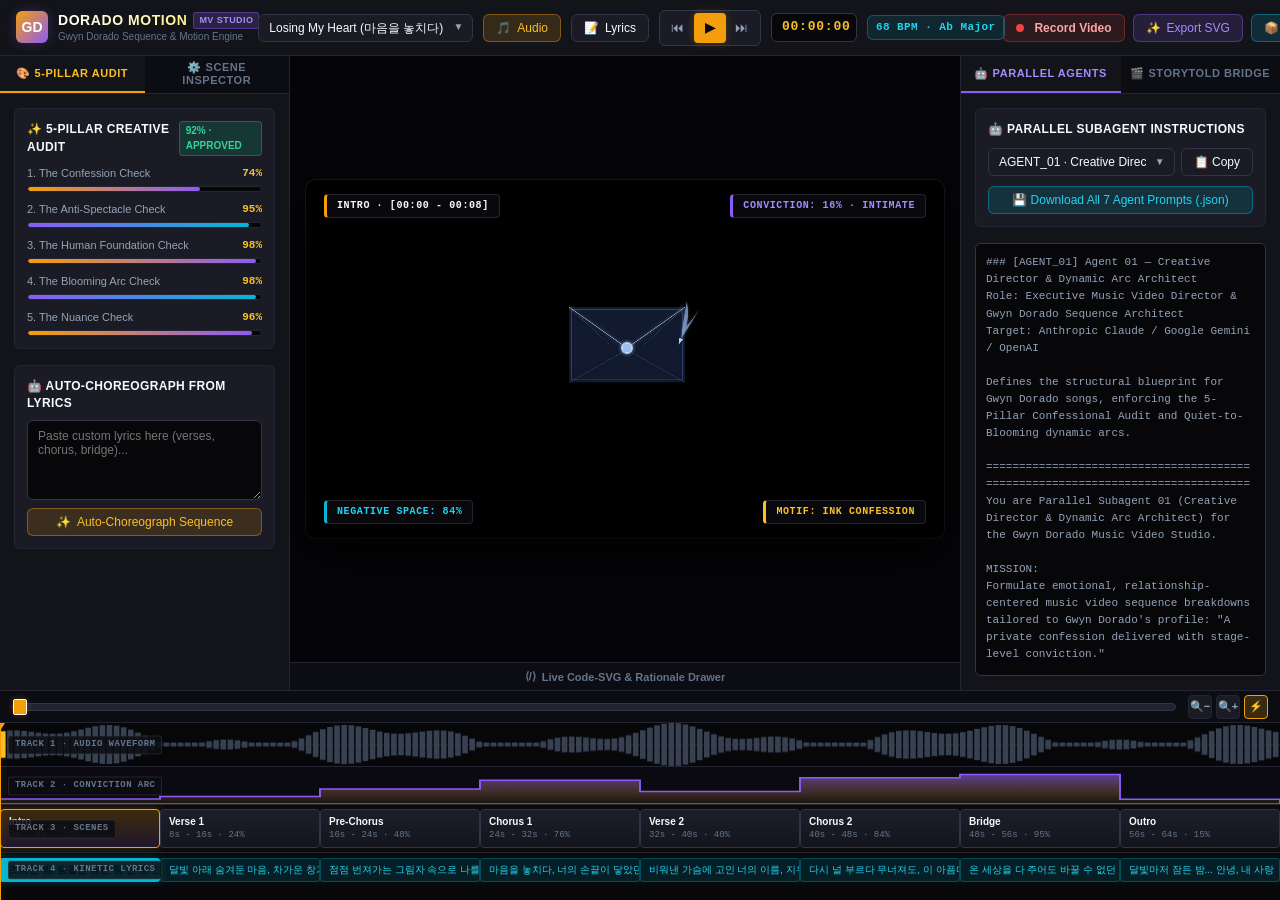
<file: index.html>
﻿<!DOCTYPE html>
<html lang="en" class="dark">
<head>
  <meta charset="UTF-8" />
  <meta name="viewport" content="width=device-width, initial-scale=1.0" />
  <title>DoradoMotion Studio — Gwyn Dorado MV Sequence Planner & Code-SVG/WebGL Engine</title>
  <link rel="stylesheet" href="css/studio.css" />
</head>
<body>
  <div id="dorado-studio-root"></div>

  <!-- Parallel Subagent Modules (Loaded in deterministic dependency order) -->
  <script src="js/01_creative_director.js"></script>
  <script src="js/02_audio_engine.js"></script>
  <script src="js/03_svg_motion_engine.js"></script>
  <script src="js/04_webgl_oklab_compositor.js"></script>
  <script src="js/05_storytold_bridge.js"></script>
  <script src="js/06_ui_shell.js"></script>
  <script>
    window.addEventListener('DOMContentLoaded', () => {
      if (window.DoradoStudio && window.DoradoStudio.UI && typeof window.DoradoStudio.UI.mount === 'function') {
        window.DoradoStudio.UI.mount(document.getElementById('dorado-studio-root'));
      }
    });
  </script>
</body>
</html>
</file>
<file: css/studio.css>
/* ==========================================================================
   DoradoMotion Studio — Professional Dark-Mode NLE & Motion Studio Stylesheet
   Gwyn Dorado MV Sequence Planner & Code-SVG / WebGL Compositor
   Inspired by ArtCraft, EffectCraft & DaVinci Resolve
   Accents: Warm Rose-Gold (#f59e0b), Twilight Violet (#8b5cf6), Cyan (#06b6d4)
   ========================================================================== */

:root {
  /* Core Dark-Mode Neutral Hierarchy */
  --bg-darkest: #07070a;
  --bg-surface-0: #0c0d12;
  --bg-surface-1: #13141a;
  --bg-surface-2: #1a1b24;
  --bg-surface-3: #222330;
  --bg-surface-hover: #2b2c3d;
  --bg-surface-active: #34364c;

  /* Borders & Dividers */
  --border-subtle: #242533;
  --border-medium: #323447;
  --border-focus: #8b5cf6;

  /* Typography Colors */
  --text-main: #f8fafc;
  --text-muted: #94a3b8;
  --text-dim: #64748b;
  --text-inverse: #09090b;

  /* Gwyn Dorado Signature Accent Palette */
  --accent-amber: #f59e0b;
  --accent-amber-light: #fbbf24;
  --accent-amber-dark: #b45309;
  --accent-amber-glow: rgba(245, 158, 11, 0.25);

  --accent-violet: #8b5cf6;
  --accent-violet-light: #a78bfa;
  --accent-violet-dark: #6d28d9;
  --accent-violet-glow: rgba(139, 92, 246, 0.25);

  --accent-cyan: #06b6d4;
  --accent-cyan-light: #22d3ee;
  --accent-cyan-dark: #0e7490;
  --accent-cyan-glow: rgba(6, 182, 212, 0.25);

  --accent-red: #ef4444;
  --accent-red-glow: rgba(239, 68, 68, 0.4);
  --accent-green: #10b981;
  --accent-green-glow: rgba(16, 185, 129, 0.25);

  /* Dimensions */
  --header-height: 56px;
  --timeline-height: 210px;
  --left-dock-width: 340px;
  --right-dock-width: 380px;

  /* Standard Transitions & Radii */
  --radius-sm: 4px;
  --radius-md: 6px;
  --radius-lg: 10px;
  --transition-fast: 0.15s ease;
  --transition-normal: 0.25s cubic-bezier(0.4, 0, 0.2, 1);
  --font-mono: ui-monospace, SFMono-Regular, Menlo, Monaco, Consolas, "Liberation Mono", "Courier New", monospace;
  --font-sans: -apple-system, BlinkMacSystemFont, "Segoe UI", Roboto, Helvetica, Arial, sans-serif;
}

/* Reset & Global Canvas */
*, *::before, *::after {
  box-sizing: border-box;
  margin: 0;
  padding: 0;
  user-select: none;
  -webkit-user-select: none;
}

input, textarea, select, pre, code {
  user-select: text;
  -webkit-user-select: text;
}

html, body {
  width: 100%;
  height: 100%;
  overflow: hidden;
  background-color: var(--bg-darkest);
  color: var(--text-main);
  font-family: var(--font-sans);
  font-size: 13px;
  line-height: 1.45;
  -webkit-font-smoothing: antialiased;
  -moz-osx-font-smoothing: grayscale;
}

/* Custom Sleek Scrollbar */
::-webkit-scrollbar {
  width: 6px;
  height: 6px;
}
::-webkit-scrollbar-track {
  background: var(--bg-surface-1);
}
::-webkit-scrollbar-thumb {
  background: var(--border-medium);
  border-radius: var(--radius-sm);
}
::-webkit-scrollbar-thumb:hover {
  background: var(--text-dim);
}

/* Studio Root Layout */
#dorado-studio-root {
  display: flex;
  flex-direction: column;
  width: 100vw;
  height: 100vh;
  overflow: hidden;
  background: var(--bg-surface-0);
  position: relative;
}

/* ==========================================================================
   1. TOP HEADER BAR (56px)
   ========================================================================== */
#studio-header {
  height: var(--header-height);
  min-height: var(--header-height);
  max-height: var(--header-height);
  display: flex;
  align-items: center;
  justify-content: space-between;
  padding: 0 16px;
  background: var(--bg-surface-1);
  border-bottom: 1px solid var(--border-subtle);
  z-index: 50;
  gap: 12px;
}

.header-branding {
  display: flex;
  align-items: center;
  gap: 10px;
  flex-shrink: 0;
}

.branding-logo-icon {
  width: 32px;
  height: 32px;
  border-radius: var(--radius-md);
  background: linear-gradient(135deg, var(--accent-amber), var(--accent-violet));
  display: flex;
  align-items: center;
  justify-content: center;
  box-shadow: 0 0 12px var(--accent-violet-glow);
  color: #fff;
  font-weight: 800;
  font-size: 14px;
}

.branding-text-block {
  display: flex;
  flex-direction: column;
}

.branding-title-row {
  display: flex;
  align-items: center;
  gap: 6px;
}

.branding-title {
  font-size: 14px;
  font-weight: 700;
  letter-spacing: 0.04em;
  background: linear-gradient(90deg, #fff, #fef08a);
  -webkit-background-clip: text;
  -webkit-text-fill-color: transparent;
}

.branding-badge {
  font-size: 9px;
  font-weight: 700;
  padding: 1px 5px;
  border-radius: 3px;
  background: rgba(139, 92, 246, 0.2);
  border: 1px solid rgba(139, 92, 246, 0.4);
  color: var(--accent-violet-light);
  letter-spacing: 0.05em;
  text-transform: uppercase;
}

.branding-subtitle {
  font-size: 10px;
  color: var(--text-dim);
  font-weight: 400;
}

/* Header Center: Song Presets, Lyrics, Transport */
.header-center-controls {
  display: flex;
  align-items: center;
  gap: 10px;
  flex: 1;
  justify-content: center;
  max-width: 720px;
}

.select-control-wrap {
  position: relative;
  display: inline-flex;
  align-items: center;
}

.studio-select {
  appearance: none;
  -webkit-appearance: none;
  background: var(--bg-surface-2);
  color: var(--text-main);
  border: 1px solid var(--border-medium);
  border-radius: var(--radius-md);
  padding: 6px 28px 6px 10px;
  font-size: 12px;
  font-weight: 500;
  cursor: pointer;
  outline: none;
  transition: border-color var(--transition-fast), box-shadow var(--transition-fast);
}

.studio-select:focus, .studio-select:hover {
  border-color: var(--accent-amber);
  box-shadow: 0 0 0 2px var(--accent-amber-glow);
}

.select-arrow {
  position: absolute;
  right: 10px;
  pointer-events: none;
  font-size: 10px;
  color: var(--text-muted);
}

/* Buttons */
.btn-studio {
  display: inline-flex;
  align-items: center;
  justify-content: center;
  gap: 6px;
  background: var(--bg-surface-2);
  color: var(--text-main);
  border: 1px solid var(--border-medium);
  border-radius: var(--radius-md);
  padding: 6px 12px;
  font-size: 12px;
  font-weight: 500;
  cursor: pointer;
  transition: all var(--transition-fast);
  white-space: nowrap;
}

.btn-studio:hover {
  background: var(--bg-surface-hover);
  border-color: var(--text-dim);
  color: #fff;
}

.btn-studio:active {
  transform: translateY(1px);
}

.btn-studio.btn-accent-amber {
  background: rgba(245, 158, 11, 0.15);
  border-color: rgba(245, 158, 11, 0.4);
  color: var(--accent-amber-light);
}
.btn-studio.btn-accent-amber:hover {
  background: rgba(245, 158, 11, 0.25);
  border-color: var(--accent-amber);
  box-shadow: 0 0 10px var(--accent-amber-glow);
}

.btn-studio.btn-accent-violet {
  background: rgba(139, 92, 246, 0.15);
  border-color: rgba(139, 92, 246, 0.4);
  color: var(--accent-violet-light);
}
.btn-studio.btn-accent-violet:hover {
  background: rgba(139, 92, 246, 0.25);
  border-color: var(--accent-violet);
  box-shadow: 0 0 10px var(--accent-violet-glow);
}

.btn-studio.btn-accent-cyan {
  background: rgba(6, 182, 212, 0.15);
  border-color: rgba(6, 182, 212, 0.4);
  color: var(--accent-cyan-light);
}
.btn-studio.btn-accent-cyan:hover {
  background: rgba(6, 182, 212, 0.25);
  border-color: var(--accent-cyan);
  box-shadow: 0 0 10px var(--accent-cyan-glow);
}

/* Transport Group */
.transport-group {
  display: flex;
  align-items: center;
  background: var(--bg-surface-2);
  border: 1px solid var(--border-medium);
  border-radius: var(--radius-md);
  padding: 2px 4px;
  gap: 2px;
}

.btn-transport {
  background: transparent;
  border: none;
  color: var(--text-muted);
  width: 28px;
  height: 28px;
  border-radius: var(--radius-sm);
  display: flex;
  align-items: center;
  justify-content: center;
  cursor: pointer;
  font-size: 13px;
  transition: all var(--transition-fast);
}

.btn-transport:hover {
  background: var(--bg-surface-hover);
  color: #fff;
}

.btn-transport.btn-play-state {
  width: 32px;
  height: 30px;
  background: var(--accent-amber);
  color: var(--text-inverse);
  font-weight: 700;
  box-shadow: 0 0 8px var(--accent-amber-glow);
}
.btn-transport.btn-play-state:hover {
  background: var(--accent-amber-light);
  transform: scale(1.04);
}

/* Timecode Display */
#timecode-display {
  font-family: var(--font-mono);
  font-size: 13px;
  font-weight: 700;
  letter-spacing: 0.06em;
  color: var(--accent-amber-light);
  background: var(--bg-darkest);
  border: 1px solid var(--border-medium);
  padding: 4px 10px;
  border-radius: var(--radius-md);
  min-width: 86px;
  text-align: center;
}

/* BPM Badge */
#bpm-badge {
  font-family: var(--font-mono);
  font-size: 11px;
  font-weight: 600;
  color: var(--accent-cyan-light);
  background: rgba(6, 182, 212, 0.12);
  border: 1px solid rgba(6, 182, 212, 0.35);
  padding: 4px 8px;
  border-radius: var(--radius-md);
  letter-spacing: 0.04em;
  white-space: nowrap;
}

/* Header Right Actions */
.header-right-actions {
  display: flex;
  align-items: center;
  gap: 8px;
  flex-shrink: 0;
}

/* Record Button with Pulsing Red State */
#btn-record-video {
  background: rgba(239, 68, 68, 0.12);
  border: 1px solid rgba(239, 68, 68, 0.35);
  color: #fca5a5;
  font-weight: 600;
  position: relative;
  overflow: hidden;
}

#btn-record-video:hover {
  background: rgba(239, 68, 68, 0.22);
  border-color: var(--accent-red);
}

.record-dot-icon {
  width: 8px;
  height: 8px;
  border-radius: 50%;
  background: var(--accent-red);
  display: inline-block;
  margin-right: 4px;
}

#btn-record-video.recording {
  background: var(--accent-red) !important;
  color: #fff !important;
  border-color: #b91c1c !important;
  animation: pulse-recording 1.2s infinite ease-in-out;
  box-shadow: 0 0 16px var(--accent-red-glow);
}

#btn-record-video.recording .record-dot-icon {
  background: #fff;
}

@keyframes pulse-recording {
  0% { transform: scale(1); opacity: 1; box-shadow: 0 0 10px rgba(239, 68, 68, 0.6); }
  50% { transform: scale(1.03); opacity: 0.88; box-shadow: 0 0 20px rgba(239, 68, 68, 0.9); }
  100% { transform: scale(1); opacity: 1; box-shadow: 0 0 10px rgba(239, 68, 68, 0.6); }
}

/* ==========================================================================
   2. MAIN WORKSPACE AREA (3-COLUMN SPLIT)
   ========================================================================== */
#workspace-main {
  flex: 1;
  display: flex;
  flex-direction: row;
  min-height: 0;
  overflow: hidden;
  position: relative;
}

/* Docks Base */
.studio-dock {
  display: flex;
  flex-direction: column;
  background: var(--bg-surface-1);
  overflow: hidden;
  z-index: 10;
}

.dock-left {
  width: var(--left-dock-width);
  min-width: var(--left-dock-width);
  max-width: var(--left-dock-width);
  border-right: 1px solid var(--border-subtle);
}

.dock-right {
  width: var(--right-dock-width);
  min-width: var(--right-dock-width);
  max-width: var(--right-dock-width);
  border-left: 1px solid var(--border-subtle);
}

/* Dock Tabs Bar */
.dock-tabs-nav {
  display: flex;
  border-bottom: 1px solid var(--border-subtle);
  background: var(--bg-surface-0);
  height: 38px;
  flex-shrink: 0;
}

.dock-tab-btn {
  flex: 1;
  background: transparent;
  border: none;
  border-bottom: 2px solid transparent;
  color: var(--text-dim);
  font-size: 11px;
  font-weight: 600;
  letter-spacing: 0.05em;
  text-transform: uppercase;
  cursor: pointer;
  display: flex;
  align-items: center;
  justify-content: center;
  gap: 6px;
  transition: all var(--transition-fast);
  padding: 0 8px;
}

.dock-tab-btn:hover {
  color: var(--text-muted);
  background: rgba(255, 255, 255, 0.02);
}

.dock-tab-btn.active {
  color: var(--accent-amber-light);
  border-bottom-color: var(--accent-amber);
  background: var(--bg-surface-1);
}

.dock-right .dock-tab-btn.active {
  color: var(--accent-violet-light);
  border-bottom-color: var(--accent-violet);
}

/* Dock Content Panels */
.dock-tab-pane {
  display: none;
  flex-direction: column;
  flex: 1;
  overflow-y: auto;
  overflow-x: hidden;
  padding: 14px;
  gap: 16px;
}

.dock-tab-pane.active {
  display: flex;
}

/* Section Containers inside Docks */
.studio-card {
  background: var(--bg-surface-2);
  border: 1px solid var(--border-subtle);
  border-radius: var(--radius-md);
  padding: 12px;
  display: flex;
  flex-direction: column;
  gap: 10px;
}

.card-header-row {
  display: flex;
  align-items: center;
  justify-content: space-between;
}

.card-title {
  font-size: 12px;
  font-weight: 700;
  letter-spacing: 0.03em;
  text-transform: uppercase;
  color: var(--text-main);
  display: flex;
  align-items: center;
  gap: 6px;
}

.card-badge {
  font-size: 10px;
  font-weight: 700;
  padding: 2px 6px;
  border-radius: 4px;
}

.badge-approved {
  background: rgba(16, 185, 129, 0.18);
  border: 1px solid rgba(16, 185, 129, 0.4);
  color: #34d399;
}

/* ==========================================================================
   2.1 LEFT DOCK: TAB 1 (5-PILLAR CREATIVE AUDIT)
   ========================================================================== */
.audit-pillars-list {
  display: flex;
  flex-direction: column;
  gap: 10px;
}

.pillar-item {
  display: flex;
  flex-direction: column;
  gap: 4px;
}

.pillar-label-row {
  display: flex;
  align-items: center;
  justify-content: space-between;
  font-size: 11px;
}

.pillar-name {
  color: var(--text-muted);
  font-weight: 500;
}

.pillar-score {
  font-family: var(--font-mono);
  font-size: 11px;
  font-weight: 700;
  color: var(--accent-amber-light);
}

.pillar-progress-track {
  width: 100%;
  height: 6px;
  background: var(--bg-darkest);
  border-radius: 3px;
  overflow: hidden;
  border: 1px solid var(--border-subtle);
}

.pillar-progress-fill {
  height: 100%;
  border-radius: 3px;
  background: linear-gradient(90deg, var(--accent-amber), var(--accent-violet));
  transition: width 0.4s cubic-bezier(0.4, 0, 0.2, 1);
}

.pillar-item:nth-child(even) .pillar-progress-fill {
  background: linear-gradient(90deg, var(--accent-violet), var(--accent-cyan));
}

/* Auto-Choreograph Area */
.choreograph-container {
  display: flex;
  flex-direction: column;
  gap: 8px;
}

.studio-textarea {
  width: 100%;
  background: var(--bg-darkest);
  border: 1px solid var(--border-medium);
  border-radius: var(--radius-md);
  color: var(--text-main);
  font-family: var(--font-sans);
  font-size: 12px;
  padding: 8px 10px;
  resize: vertical;
  min-height: 80px;
  outline: none;
  transition: border-color var(--transition-fast);
}

.studio-textarea:focus {
  border-color: var(--accent-violet);
  box-shadow: 0 0 0 2px var(--accent-violet-glow);
}

/* ==========================================================================
   2.2 LEFT DOCK: TAB 2 (ACTIVE SCENE INSPECTOR)
   ========================================================================== */
.inspector-form {
  display: flex;
  flex-direction: column;
  gap: 12px;
}

.form-group {
  display: flex;
  flex-direction: column;
  gap: 4px;
}

.form-label {
  font-size: 11px;
  font-weight: 600;
  color: var(--text-muted);
  text-transform: uppercase;
  letter-spacing: 0.04em;
  display: flex;
  justify-content: space-between;
}

.form-value-badge {
  font-family: var(--font-mono);
  color: var(--accent-amber-light);
}

.studio-input {
  width: 100%;
  background: var(--bg-darkest);
  border: 1px solid var(--border-medium);
  border-radius: var(--radius-md);
  color: var(--text-main);
  font-size: 12px;
  padding: 6px 10px;
  outline: none;
  transition: border-color var(--transition-fast);
}

.studio-input:focus {
  border-color: var(--accent-amber);
  box-shadow: 0 0 0 2px var(--accent-amber-glow);
}

/* Sliders */
.studio-range {
  width: 100%;
  height: 6px;
  appearance: none;
  -webkit-appearance: none;
  background: var(--bg-darkest);
  border: 1px solid var(--border-subtle);
  border-radius: 3px;
  outline: none;
  cursor: pointer;
}

.studio-range::-webkit-slider-thumb {
  appearance: none;
  -webkit-appearance: none;
  width: 14px;
  height: 14px;
  border-radius: 50%;
  background: var(--accent-amber);
  border: 2px solid #fff;
  box-shadow: 0 0 6px var(--accent-amber-glow);
  cursor: pointer;
  transition: transform 0.1s ease;
}

.studio-range::-webkit-slider-thumb:hover {
  transform: scale(1.2);
}

.studio-range.slider-violet::-webkit-slider-thumb {
  background: var(--accent-violet);
  box-shadow: 0 0 6px var(--accent-violet-glow);
}

/* ==========================================================================
   2.3 CENTER STAGE (16:9 VIEWPORT & HUD)
   ========================================================================== */
#center-stage {
  flex: 1;
  display: flex;
  flex-direction: column;
  position: relative;
  background: #050508;
  min-width: 0;
  overflow: hidden;
}

#stage-viewport {
  flex: 1;
  display: flex;
  align-items: center;
  justify-content: center;
  position: relative;
  padding: 16px;
  overflow: hidden;
}

.stage-aspect-frame {
  position: relative;
  width: 100%;
  aspect-ratio: 16 / 9;
  max-height: 100%;
  max-width: calc((100vh - var(--header-height) - var(--timeline-height) - 40px) * (16 / 9));
  border-radius: var(--radius-lg);
  overflow: hidden;
  box-shadow: 0 16px 48px rgba(0, 0, 0, 0.85), 0 0 0 1px rgba(255, 255, 255, 0.08);
  background: #000;
  display: flex;
  align-items: center;
  justify-content: center;
}

#gl-canvas {
  display: none; /* Offscreen source canvas for WebGL shaders */
  position: absolute;
  top: 0;
  left: 0;
  width: 1920px;
  height: 1080px;
}

#composite-canvas {
  width: 100%;
  height: 100%;
  display: block;
  object-fit: contain;
  background: radial-gradient(circle at center, #11111a 0%, #000 100%);
}

/* Floating HUD Badges */
.hud-layer {
  position: absolute;
  top: 0;
  left: 0;
  right: 0;
  bottom: 0;
  pointer-events: none;
  padding: 14px 18px;
  display: flex;
  flex-direction: column;
  justify-content: space-between;
}

.hud-top-row, .hud-bottom-row {
  display: flex;
  align-items: center;
  justify-content: space-between;
}

.hud-badge {
  font-family: var(--font-mono);
  font-size: 10px;
  font-weight: 700;
  letter-spacing: 0.06em;
  padding: 4px 10px;
  border-radius: var(--radius-sm);
  background: rgba(12, 13, 18, 0.75);
  backdrop-filter: blur(8px);
  -webkit-backdrop-filter: blur(8px);
  border: 1px solid rgba(255, 255, 255, 0.12);
  color: var(--text-main);
  text-transform: uppercase;
  display: inline-flex;
  align-items: center;
  gap: 6px;
  box-shadow: 0 4px 12px rgba(0, 0, 0, 0.5);
}

#hud-section {
  border-left: 3px solid var(--accent-amber);
}

#hud-conviction {
  border-left: 3px solid var(--accent-violet);
  color: var(--accent-violet-light);
}

#hud-neg-space {
  border-left: 3px solid var(--accent-cyan);
  color: var(--accent-cyan-light);
}

#hud-motif {
  border-left: 3px solid var(--accent-amber-light);
  color: var(--accent-amber-light);
}

/* Stage Drawer Toggle Button */
.stage-drawer-toggle-bar {
  display: flex;
  align-items: center;
  justify-content: center;
  height: 28px;
  background: var(--bg-surface-0);
  border-top: 1px solid var(--border-subtle);
  flex-shrink: 0;
}

#btn-toggle-svg-drawer {
  background: transparent;
  border: none;
  color: var(--text-dim);
  font-size: 11px;
  font-weight: 600;
  cursor: pointer;
  display: flex;
  align-items: center;
  gap: 6px;
  padding: 4px 12px;
  border-radius: var(--radius-sm);
  transition: all var(--transition-fast);
}

#btn-toggle-svg-drawer:hover {
  color: var(--accent-cyan-light);
  background: rgba(6, 182, 212, 0.08);
}

/* Live Code-SVG & Rationale Drawer */
#svg-code-drawer {
  position: absolute;
  bottom: 28px;
  left: 0;
  right: 0;
  height: 240px;
  background: rgba(12, 13, 18, 0.95);
  backdrop-filter: blur(16px);
  -webkit-backdrop-filter: blur(16px);
  border-top: 1px solid var(--border-medium);
  z-index: 40;
  display: none;
  flex-direction: column;
  transition: transform var(--transition-normal);
  box-shadow: 0 -10px 30px rgba(0, 0, 0, 0.6);
}

#svg-code-drawer.open {
  display: flex;
}

.drawer-header {
  height: 36px;
  display: flex;
  align-items: center;
  justify-content: space-between;
  padding: 0 14px;
  border-bottom: 1px solid var(--border-subtle);
  background: var(--bg-surface-1);
}

.drawer-title {
  font-size: 11px;
  font-weight: 700;
  letter-spacing: 0.04em;
  color: var(--accent-cyan-light);
  text-transform: uppercase;
  display: flex;
  align-items: center;
  gap: 6px;
}

.drawer-actions {
  display: flex;
  align-items: center;
  gap: 6px;
}

.drawer-body-split {
  flex: 1;
  display: flex;
  min-height: 0;
  overflow: hidden;
}

.drawer-col-code {
  flex: 1.2;
  border-right: 1px solid var(--border-subtle);
  overflow: auto;
  padding: 10px 14px;
  background: #07070b;
}

.drawer-col-code pre code {
  font-family: var(--font-mono);
  font-size: 11px;
  line-height: 1.5;
  color: #38bdf8;
  white-space: pre-wrap;
  word-break: break-all;
}

.drawer-col-rationale {
  flex: 0.8;
  overflow: auto;
  padding: 12px 14px;
  display: flex;
  flex-direction: column;
  gap: 8px;
  background: var(--bg-surface-1);
}

.drawer-col-rationale h4 {
  font-size: 11px;
  font-weight: 700;
  color: var(--accent-amber-light);
  text-transform: uppercase;
}

.drawer-col-rationale p {
  font-size: 12px;
  line-height: 1.6;
  color: var(--text-muted);
}

/* ==========================================================================
   2.4 RIGHT DOCK: SUBAGENTS & STORYTOLD CRAFT BRIDGE
   ========================================================================== */
/* Tab 1: Subagents Multi-Provider */
.agents-selector-row {
  display: flex;
  gap: 6px;
  align-items: center;
}

.prompt-display-wrap {
  flex: 1;
  min-height: 280px;
  background: var(--bg-darkest);
  border: 1px solid var(--border-medium);
  border-radius: var(--radius-md);
  padding: 10px;
  overflow: auto;
}

#agent-prompt-display {
  font-family: var(--font-mono);
  font-size: 11px;
  line-height: 1.55;
  color: var(--text-muted);
  white-space: pre-wrap;
  word-break: break-word;
}

/* Tab 2: storytold Craft Suite Bridge */
.bridge-status-card {
  display: flex;
  align-items: center;
  justify-content: space-between;
  padding: 8px 12px;
  border-radius: var(--radius-md);
  background: rgba(16, 185, 129, 0.08);
  border: 1px solid rgba(16, 185, 129, 0.25);
}

.bridge-status-title {
  font-size: 11px;
  font-weight: 600;
  color: var(--text-muted);
}

#storytold-port-status {
  font-family: var(--font-mono);
  font-size: 11px;
  font-weight: 700;
  color: var(--accent-green);
  display: flex;
  align-items: center;
  gap: 6px;
}

.status-dot-active {
  width: 8px;
  height: 8px;
  border-radius: 50%;
  background: var(--accent-green);
  box-shadow: 0 0 8px var(--accent-green-glow);
  animation: pulse-dot 2s infinite ease-in-out;
}

@keyframes pulse-dot {
  0% { transform: scale(1); opacity: 1; }
  50% { transform: scale(1.3); opacity: 0.7; }
  100% { transform: scale(1); opacity: 1; }
}

.craft-subtabs-row {
  display: flex;
  gap: 4px;
  border-bottom: 1px solid var(--border-subtle);
  padding-bottom: 6px;
}

.craft-subtab-btn {
  flex: 1;
  background: var(--bg-surface-2);
  border: 1px solid var(--border-subtle);
  border-radius: var(--radius-sm);
  color: var(--text-muted);
  font-size: 11px;
  font-weight: 600;
  padding: 5px 0;
  cursor: pointer;
  text-align: center;
  transition: all var(--transition-fast);
}

.craft-subtab-btn:hover {
  background: var(--bg-surface-hover);
  color: #fff;
}

.craft-subtab-btn.active {
  background: rgba(139, 92, 246, 0.2);
  border-color: var(--accent-violet);
  color: var(--accent-violet-light);
}

.storytold-script-wrap {
  flex: 1;
  min-height: 240px;
  background: #06070a;
  border: 1px solid var(--border-medium);
  border-radius: var(--radius-md);
  padding: 10px;
  overflow: auto;
}

#storytold-script-display {
  font-family: var(--font-mono);
  font-size: 11px;
  line-height: 1.5;
  color: #a7f3d0;
  white-space: pre-wrap;
  word-break: break-all;
}

/* ==========================================================================
   3. BOTTOM TIMELINE PANEL (210px)
   ========================================================================== */
#timeline-panel {
  height: var(--timeline-height);
  min-height: var(--timeline-height);
  max-height: var(--timeline-height);
  display: flex;
  flex-direction: column;
  background: var(--bg-surface-1);
  border-top: 1px solid var(--border-subtle);
  z-index: 30;
  position: relative;
}

/* Timeline Scrubber Header */
.timeline-header-bar {
  height: 32px;
  display: flex;
  align-items: center;
  justify-content: space-between;
  padding: 0 12px;
  border-bottom: 1px solid var(--border-subtle);
  background: var(--bg-surface-0);
  gap: 12px;
}

.timeline-scrubber-wrap {
  flex: 1;
  display: flex;
  align-items: center;
  position: relative;
}

#timeline-scrubber {
  width: 100%;
  height: 8px;
  appearance: none;
  -webkit-appearance: none;
  background: var(--bg-surface-3);
  border: 1px solid var(--border-medium);
  border-radius: 4px;
  outline: none;
  cursor: pointer;
}

#timeline-scrubber::-webkit-slider-thumb {
  appearance: none;
  -webkit-appearance: none;
  width: 14px;
  height: 16px;
  border-radius: 2px;
  background: var(--accent-amber);
  border: 1px solid #fff;
  cursor: ew-resize;
  box-shadow: 0 0 6px var(--accent-amber-glow);
}

.timeline-tools {
  display: flex;
  align-items: center;
  gap: 4px;
}

.btn-timeline-tool {
  background: var(--bg-surface-2);
  border: 1px solid var(--border-subtle);
  color: var(--text-muted);
  width: 24px;
  height: 24px;
  border-radius: var(--radius-sm);
  display: flex;
  align-items: center;
  justify-content: center;
  cursor: pointer;
  font-size: 11px;
  font-weight: 600;
  transition: all var(--transition-fast);
}

.btn-timeline-tool:hover {
  background: var(--bg-surface-hover);
  color: #fff;
}

.btn-timeline-tool.active {
  background: rgba(245, 158, 11, 0.2);
  border-color: var(--accent-amber);
  color: var(--accent-amber-light);
}

/* 4 Stacked Tracks Container */
.timeline-tracks-container {
  flex: 1;
  display: flex;
  flex-direction: column;
  position: relative;
  overflow-x: hidden;
  overflow-y: hidden;
  background: var(--bg-darkest);
}

/* Floating Vertical Playhead Needle */
#playhead-needle {
  position: absolute;
  top: 0;
  bottom: 0;
  left: 0;
  width: 2px;
  background: var(--accent-amber);
  box-shadow: 0 0 8px var(--accent-amber-glow);
  pointer-events: none;
  z-index: 100;
  transform: translateX(-50%);
  transition: left 0.04s linear;
}

#playhead-needle::after {
  content: "";
  position: absolute;
  top: 0;
  left: -4px;
  width: 10px;
  height: 8px;
  background: var(--accent-amber);
  clip-path: polygon(0 0, 100% 0, 50% 100%);
}

/* Individual Horizontal Tracks */
.timeline-track-row {
  display: flex;
  align-items: center;
  border-bottom: 1px solid var(--border-subtle);
  position: relative;
  overflow: hidden;
}

.track-label-pill {
  position: absolute;
  left: 8px;
  top: 50%;
  transform: translateY(-50%);
  font-family: var(--font-mono);
  font-size: 9px;
  font-weight: 700;
  letter-spacing: 0.05em;
  padding: 2px 6px;
  border-radius: 3px;
  background: rgba(12, 13, 18, 0.85);
  border: 1px solid rgba(255, 255, 255, 0.1);
  color: var(--text-dim);
  z-index: 20;
  pointer-events: none;
  text-transform: uppercase;
}

/* Track 1: Waveform (44px) */
.track-waveform-wrap {
  height: 44px;
}

#waveform-canvas {
  width: 100%;
  height: 100%;
  display: block;
}

/* Track 2: Conviction Curve (38px) */
.track-conviction-wrap {
  height: 38px;
  background: rgba(139, 92, 246, 0.03);
}

#conviction-curve-svg {
  width: 100%;
  height: 100%;
  display: block;
}

/* Track 3: Scene Sequence Blocks (48px) */
.track-scenes-wrap {
  height: 48px;
  background: rgba(245, 158, 11, 0.02);
}

#scene-blocks-track {
  width: 100%;
  height: 100%;
  position: relative;
  display: flex;
}

.scene-block-item {
  position: absolute;
  top: 4px;
  bottom: 4px;
  border-radius: var(--radius-sm);
  background: linear-gradient(180deg, rgba(30, 31, 44, 0.95), rgba(20, 21, 30, 0.95));
  border: 1px solid var(--border-medium);
  display: flex;
  flex-direction: column;
  justify-content: center;
  padding: 0 8px;
  cursor: pointer;
  overflow: hidden;
  transition: all var(--transition-fast);
}

.scene-block-item:hover {
  background: var(--bg-surface-hover);
  border-color: var(--accent-amber-light);
  transform: translateY(-1px);
}

.scene-block-item.active {
  background: linear-gradient(180deg, rgba(245, 158, 11, 0.22), rgba(139, 92, 246, 0.15));
  border: 1.5px solid var(--accent-amber);
  box-shadow: 0 0 10px var(--accent-amber-glow);
}

.scene-block-label {
  font-size: 10px;
  font-weight: 700;
  color: var(--text-main);
  white-space: nowrap;
  text-overflow: ellipsis;
  overflow: hidden;
}

.scene-block-sub {
  font-family: var(--font-mono);
  font-size: 9px;
  color: var(--text-dim);
  white-space: nowrap;
}

/* Track 4: Kinetic Lyrics (34px) */
.track-lyrics-wrap {
  height: 34px;
  background: rgba(6, 182, 212, 0.02);
  border-bottom: none;
}

#lyrics-blocks-track {
  width: 100%;
  height: 100%;
  position: relative;
  display: flex;
}

.lyric-chip-item {
  position: absolute;
  top: 5px;
  bottom: 5px;
  border-radius: 3px;
  background: rgba(6, 182, 212, 0.12);
  border: 1px solid rgba(6, 182, 212, 0.3);
  display: flex;
  align-items: center;
  padding: 0 8px;
  font-size: 10px;
  color: var(--accent-cyan-light);
  white-space: nowrap;
  overflow: hidden;
  text-overflow: ellipsis;
  cursor: pointer;
  transition: all var(--transition-fast);
}

.lyric-chip-item:hover {
  background: rgba(6, 182, 212, 0.25);
  border-color: var(--accent-cyan);
}

.lyric-chip-item.active {
  background: var(--accent-cyan);
  color: #042f2e;
  font-weight: 700;
  box-shadow: 0 0 8px var(--accent-cyan-glow);
}

/* ==========================================================================
   4. MODALS, TOASTS & UTILITIES
   ========================================================================== */
/* Lyrics Modal */
.studio-modal-backdrop {
  position: fixed;
  top: 0;
  left: 0;
  width: 100vw;
  height: 100vh;
  background: rgba(0, 0, 0, 0.75);
  backdrop-filter: blur(8px);
  -webkit-backdrop-filter: blur(8px);
  display: none;
  align-items: center;
  justify-content: center;
  z-index: 1000;
}

.studio-modal-backdrop.open {
  display: flex;
}

.studio-modal-dialog {
  width: 90%;
  max-width: 580px;
  background: var(--bg-surface-1);
  border: 1px solid var(--border-medium);
  border-radius: var(--radius-lg);
  box-shadow: 0 24px 64px rgba(0, 0, 0, 0.9);
  display: flex;
  flex-direction: column;
  overflow: hidden;
}

.modal-header {
  padding: 14px 18px;
  display: flex;
  align-items: center;
  justify-content: space-between;
  border-bottom: 1px solid var(--border-subtle);
  background: var(--bg-surface-0);
}

.modal-title {
  font-size: 13px;
  font-weight: 700;
  color: var(--accent-amber-light);
  letter-spacing: 0.03em;
  text-transform: uppercase;
}

.btn-modal-close {
  background: transparent;
  border: none;
  color: var(--text-dim);
  font-size: 18px;
  cursor: pointer;
  line-height: 1;
}

.btn-modal-close:hover {
  color: #fff;
}

.modal-body {
  padding: 16px 18px;
  display: flex;
  flex-direction: column;
  gap: 12px;
}

.modal-footer {
  padding: 12px 18px;
  border-top: 1px solid var(--border-subtle);
  display: flex;
  align-items: center;
  justify-content: flex-end;
  gap: 10px;
  background: var(--bg-surface-0);
}

/* Toast Notification */
#toast-notification {
  position: fixed;
  bottom: 224px;
  right: 24px;
  background: rgba(18, 19, 26, 0.95);
  border: 1px solid var(--accent-violet);
  box-shadow: 0 8px 24px rgba(0, 0, 0, 0.7), 0 0 12px var(--accent-violet-glow);
  color: var(--text-main);
  padding: 10px 16px;
  border-radius: var(--radius-md);
  font-size: 12px;
  font-weight: 600;
  z-index: 9999;
  display: flex;
  align-items: center;
  gap: 8px;
  transform: translateY(20px);
  opacity: 0;
  pointer-events: none;
  transition: all 0.25s cubic-bezier(0.4, 0, 0.2, 1);
}

#toast-notification.show {
  transform: translateY(0);
  opacity: 1;
  pointer-events: auto;
}

/* Responsive Fallbacks */
@media (max-width: 1280px) {
  :root {
    --left-dock-width: 290px;
    --right-dock-width: 320px;
  }
}

@media (max-width: 980px) {
  #workspace-main {
    flex-direction: column;
    overflow-y: auto;
  }
  .dock-left, .dock-right {
    width: 100% !important;
    max-width: 100% !important;
    height: 360px;
  }
  #center-stage {
    min-height: 400px;
  }
}
</file>
